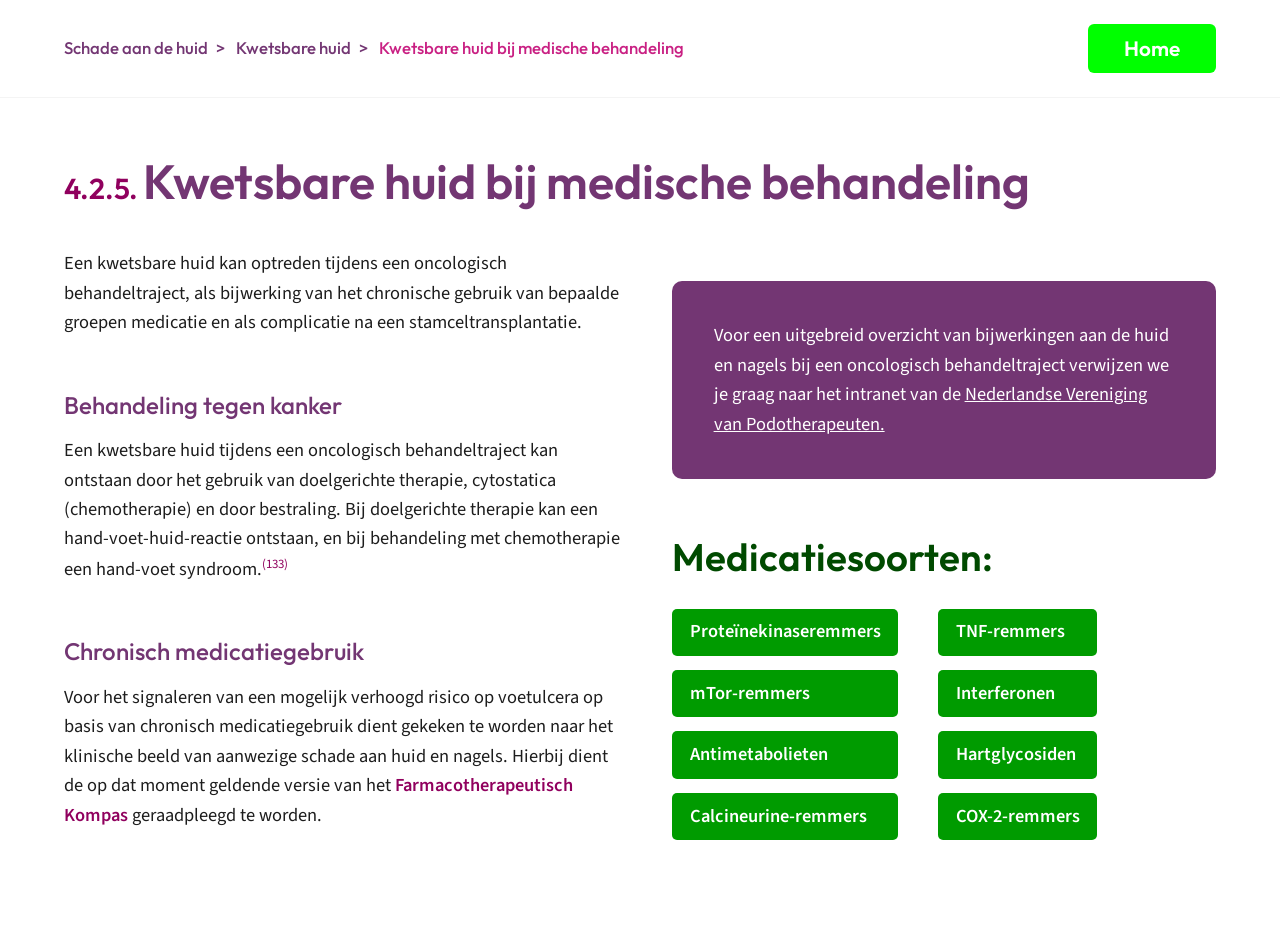
<file: index.html>
<!doctype html>
<html lang="nl">
<head>
  <meta charset="utf-8">
  <meta name="viewport" content="width=device-width, initial-scale=1">
  <title>Kwetsbare huid bij medische behandeling</title>
  <link rel="preconnect" href="https://fonts.googleapis.com">
  <link rel="preconnect" href="https://fonts.gstatic.com" crossorigin>
  <link href="https://fonts.googleapis.com/css2?family=Outfit:wght@100..900&family=Source+Sans+3:ital,wght@0,200..900;1,200..900&display=swap" rel="stylesheet">
  <link rel="stylesheet" href="style.css">
</head>
<body>
  <header>
    <nav class="kruimels" aria-label="Kruimelpad">
      <a href="#">Schade aan de huid</a><span class="scheiding">&gt;</span>
      <a href="#">Kwetsbare huid</a><span class="scheiding">&gt;</span>
      <span class="actief">Kwetsbare huid bij medische behandeling</span>
    </nav>
    <a class="home" href="index.html">Home</a>
  </header>

  <main>
    <h1><span class="nummer">4.2.5.</span>Kwetsbare huid bij medische behandeling</h1>

    <div class="kolommen">
      <div>
        <p>Een kwetsbare huid kan optreden tijdens een oncologisch behandeltraject, als bijwerking van het chronische gebruik van bepaalde groepen medicatie en als complicatie na een stamceltransplantatie.</p>

        <h2>Behandeling tegen kanker</h2>
        <p>Een kwetsbare huid tijdens een oncologisch behandeltraject kan ontstaan door het gebruik van doelgerichte therapie, cytostatica (chemotherapie) en door bestraling. Bij doelgerichte therapie kan een hand-voet-huid-reactie ontstaan, en bij behandeling met chemotherapie een hand-voet syndroom.<sup>(133)</sup></p>

        <h2>Chronisch medicatiegebruik</h2>
        <p>Voor het signaleren van een mogelijk verhoogd risico op voetulcera op basis van chronisch medicatiegebruik dient gekeken te worden naar het klinische beeld van aanwezige schade aan huid en nagels. Hierbij dient de op dat moment geldende versie van het <a class="link" href="#">Farmacotherapeutisch Kompas</a> geraadpleegd te worden.</p>
      </div>

      <div>
        <aside class="infoblok">
          <p>Voor een uitgebreid overzicht van bijwerkingen aan de huid en nagels bij een oncologisch behandeltraject verwijzen we je graag naar het intranet van de <a href="#">Nederlandse Vereniging van Podotherapeuten.</a></p>
        </aside>

        <section class="medicatie">
          <h3>Medicatiesoorten:</h3>
          <div class="knoppen">
            <a href="proteinekinaseremmers.html">Proteïnekinaseremmers</a>
            <a href="#">TNF-remmers</a>
            <a href="#">mTor-remmers</a>
            <a href="#">Interferonen</a>
            <a href="#">Antimetabolieten</a>
            <a href="#">Hartglycosiden</a>
            <a href="#">Calcineurine-remmers</a>
            <a href="#">COX-2-remmers</a>
          </div>
        </section>
      </div>
    </div>
  </main>
</body>
</html>
</file>
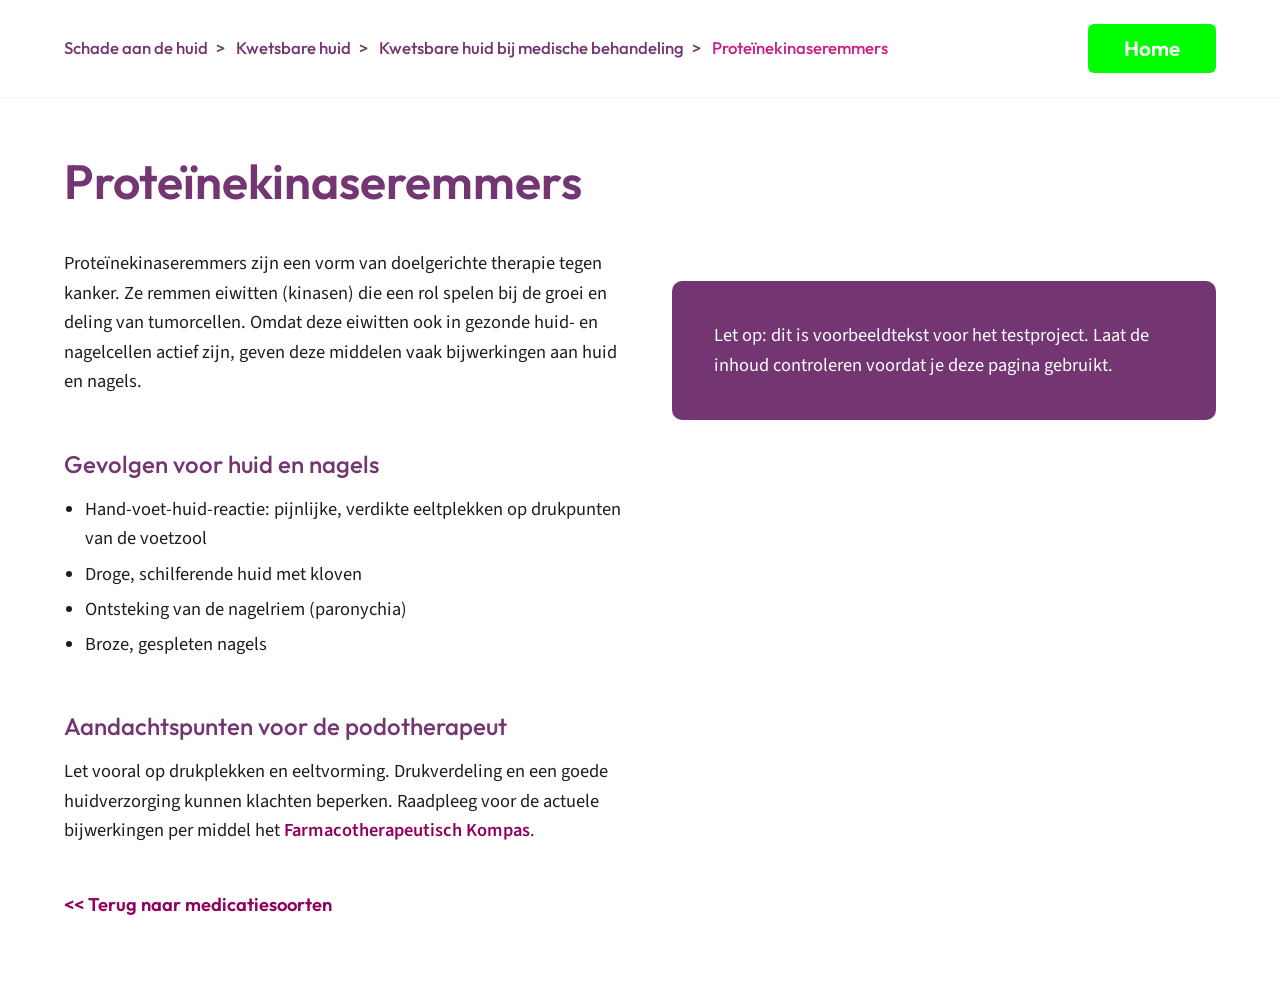
<file: proteinekinaseremmers.html>
<!doctype html>
<html lang="nl">
<head>
  <meta charset="utf-8">
  <meta name="viewport" content="width=device-width, initial-scale=1">
  <title>Proteïnekinaseremmers</title>
  <link rel="preconnect" href="https://fonts.googleapis.com">
  <link rel="preconnect" href="https://fonts.gstatic.com" crossorigin>
  <link href="https://fonts.googleapis.com/css2?family=Outfit:wght@100..900&family=Source+Sans+3:ital,wght@0,200..900;1,200..900&display=swap" rel="stylesheet">
  <link rel="stylesheet" href="style.css">
</head>
<body>
  <header>
    <nav class="kruimels" aria-label="Kruimelpad">
      <a href="#">Schade aan de huid</a><span class="scheiding">&gt;</span>
      <a href="#">Kwetsbare huid</a><span class="scheiding">&gt;</span>
      <a href="index.html">Kwetsbare huid bij medische behandeling</a><span class="scheiding">&gt;</span>
      <span class="actief">Proteïnekinaseremmers</span>
    </nav>
    <a class="home" href="index.html">Home</a>
  </header>

  <main>
    <h1>Proteïnekinaseremmers</h1>

    <div class="kolommen">
      <div>
        <p>Proteïnekinaseremmers zijn een vorm van doelgerichte therapie tegen kanker. Ze remmen eiwitten (kinasen) die een rol spelen bij de groei en deling van tumorcellen. Omdat deze eiwitten ook in gezonde huid- en nagelcellen actief zijn, geven deze middelen vaak bijwerkingen aan huid en nagels.</p>

        <h2>Gevolgen voor huid en nagels</h2>
        <ul>
          <li>Hand-voet-huid-reactie: pijnlijke, verdikte eeltplekken op drukpunten van de voetzool</li>
          <li>Droge, schilferende huid met kloven</li>
          <li>Ontsteking van de nagelriem (paronychia)</li>
          <li>Broze, gespleten nagels</li>
        </ul>

        <h2>Aandachtspunten voor de podotherapeut</h2>
        <p>Let vooral op drukplekken en eeltvorming. Drukverdeling en een goede huidverzorging kunnen klachten beperken. Raadpleeg voor de actuele bijwerkingen per middel het <a class="link" href="#">Farmacotherapeutisch Kompas</a>.</p>

        <a class="terug" href="index.html">&lt;&lt; Terug naar medicatiesoorten</a>
      </div>

      <div>
        <aside class="infoblok">
          <p>Let op: dit is voorbeeldtekst voor het testproject. Laat de inhoud controleren voordat je deze pagina gebruikt.</p>
        </aside>
      </div>
    </div>
  </main>
</body>
</html>
</file>
<file: style.css>
:root {
  /* Kleurenpalet */
  --grijs-licht: #f4f4f4;
  --blauw: #0000ff;
  --groen-fel: #00ff00;      /* Home-knop */
  --paars: #733673;          /* koppen, kruimels, infoblok */
  --paars-blok: #733673;
  --magenta-donker: #90005e; /* hoofdstuknummer, links, bronnummers */
  --magenta: #c92083;        /* actieve kruimel */
  --hemelblauw: #008dff;
  --cyaan: #00ffff;

  /* Ondersteunende kleuren */
  --geel: #ffff00;
  --groen-donker: #004a00;   /* kop Medicatiesoorten */
  --magenta-licht: #ffa3ff;  /* RGB-magenta, 36% */
  --blauw-licht: #bfd7f9;    /* #4e91ed, 36% */
  --groen: #009b00;          /* medicatieknoppen */

  --tekst: #1d1d1d;
  --wit: #ffffff;

  /* Lettertypes */
  /* Koptekst: Outfit (gratis, via Google Fonts) */
  --kop-font: "Outfit", system-ui, sans-serif;
  /* Broodtekst: Source Sans Variable (op Google Fonts heet die "Source Sans 3") */
  --tekst-font: "Source Sans Variable", "Source Sans 3", system-ui, sans-serif;
}

* { box-sizing: border-box; }

body {
  margin: 0;
  background: var(--wit);
  color: var(--tekst);
  font-family: var(--tekst-font);
  font-size: 1.15rem;
  line-height: 1.6;
}

/* Bovenbalk */
header {
  display: flex;
  align-items: center;
  justify-content: space-between;
  gap: 1rem;
  padding: 1.5rem clamp(16px, 5vw, 6.5rem);
  border-bottom: 1px solid var(--grijs-licht);
}
nav.kruimels {
  font-family: var(--kop-font);
  font-weight: 500;
  font-size: 1.05rem;
  color: var(--paars);
}
nav.kruimels a { color: inherit; text-decoration: none; }
nav.kruimels a:hover { text-decoration: underline; }
nav.kruimels .scheiding { margin: 0 .5rem; }
nav.kruimels .actief { color: var(--magenta); }

.home {
  flex-shrink: 0;
  background: var(--groen-fel);
  color: var(--wit);
  font-family: var(--kop-font);
  font-weight: 600;
  font-size: 1.3rem;
  text-decoration: none;
  padding: .5rem 2.25rem;
  border-radius: 6px;
}

main {
  padding: 3.5rem clamp(16px, 5vw, 6.5rem) 5rem;
  max-width: 1500px;
}

h1 {
  font-family: var(--kop-font);
  font-weight: 600;
  color: var(--paars);
  font-size: clamp(2rem, 4vw, 3rem);
  line-height: 1.15;
  margin: 0 0 2.5rem;
}
h1 .nummer { color: var(--magenta-donker); font-size: .6em; margin-right: .3rem; }

h2 {
  font-family: var(--kop-font);
  font-weight: 500;
  color: var(--paars);
  font-size: 1.5rem;
  margin: 3rem 0 .75rem;
}

.kolommen {
  display: grid;
  grid-template-columns: minmax(0, 38rem) minmax(0, 34rem);
  justify-content: space-between;
  gap: 3rem;
}

p { margin: 0 0 1.75rem; }
sup { color: var(--magenta-donker); font-size: .7em; }
a.link { color: var(--magenta-donker); font-weight: 600; text-decoration: none; }
a.link:hover { text-decoration: underline; }

.infoblok {
  background: var(--paars-blok);
  color: var(--wit);
  padding: 2.5rem 2.6rem;
  border-radius: 10px;
  align-self: start;
  margin-top: 2rem;
}
.infoblok p { margin: 0; }
.infoblok a { color: var(--wit); }

.medicatie h3 {
  font-family: var(--kop-font);
  font-weight: 600;
  color: var(--groen-donker);
  font-size: clamp(1.8rem, 3vw, 2.5rem);
  margin: 3rem 0 1.25rem;
}
.knoppen {
  display: grid;
  grid-template-columns: repeat(2, max-content);
  gap: .9rem 2.5rem;
}
.knoppen a {
  background: var(--groen);
  color: var(--wit);
  font-weight: 600;
  text-decoration: none;
  padding: .55rem 1.1rem;
  border-radius: 5px;
}
.knoppen a:hover { filter: brightness(1.1); }

@media (max-width: 800px) {
  header { flex-direction: column; align-items: flex-start; }
  .kolommen { grid-template-columns: 1fr; gap: 0; }
  .knoppen { grid-template-columns: 1fr; justify-items: start; }
}

/* Terug-link en lijsten op detailpagina's */
.terug {
  display: inline-block;
  margin-top: 1rem;
  color: var(--magenta-donker);
  font-family: var(--kop-font);
  font-weight: 600;
  text-decoration: none;
}
.terug:hover { text-decoration: underline; }
main ul { margin: 0 0 1.75rem; padding-left: 1.3rem; }
main li { margin-bottom: .35rem; }
</file>
